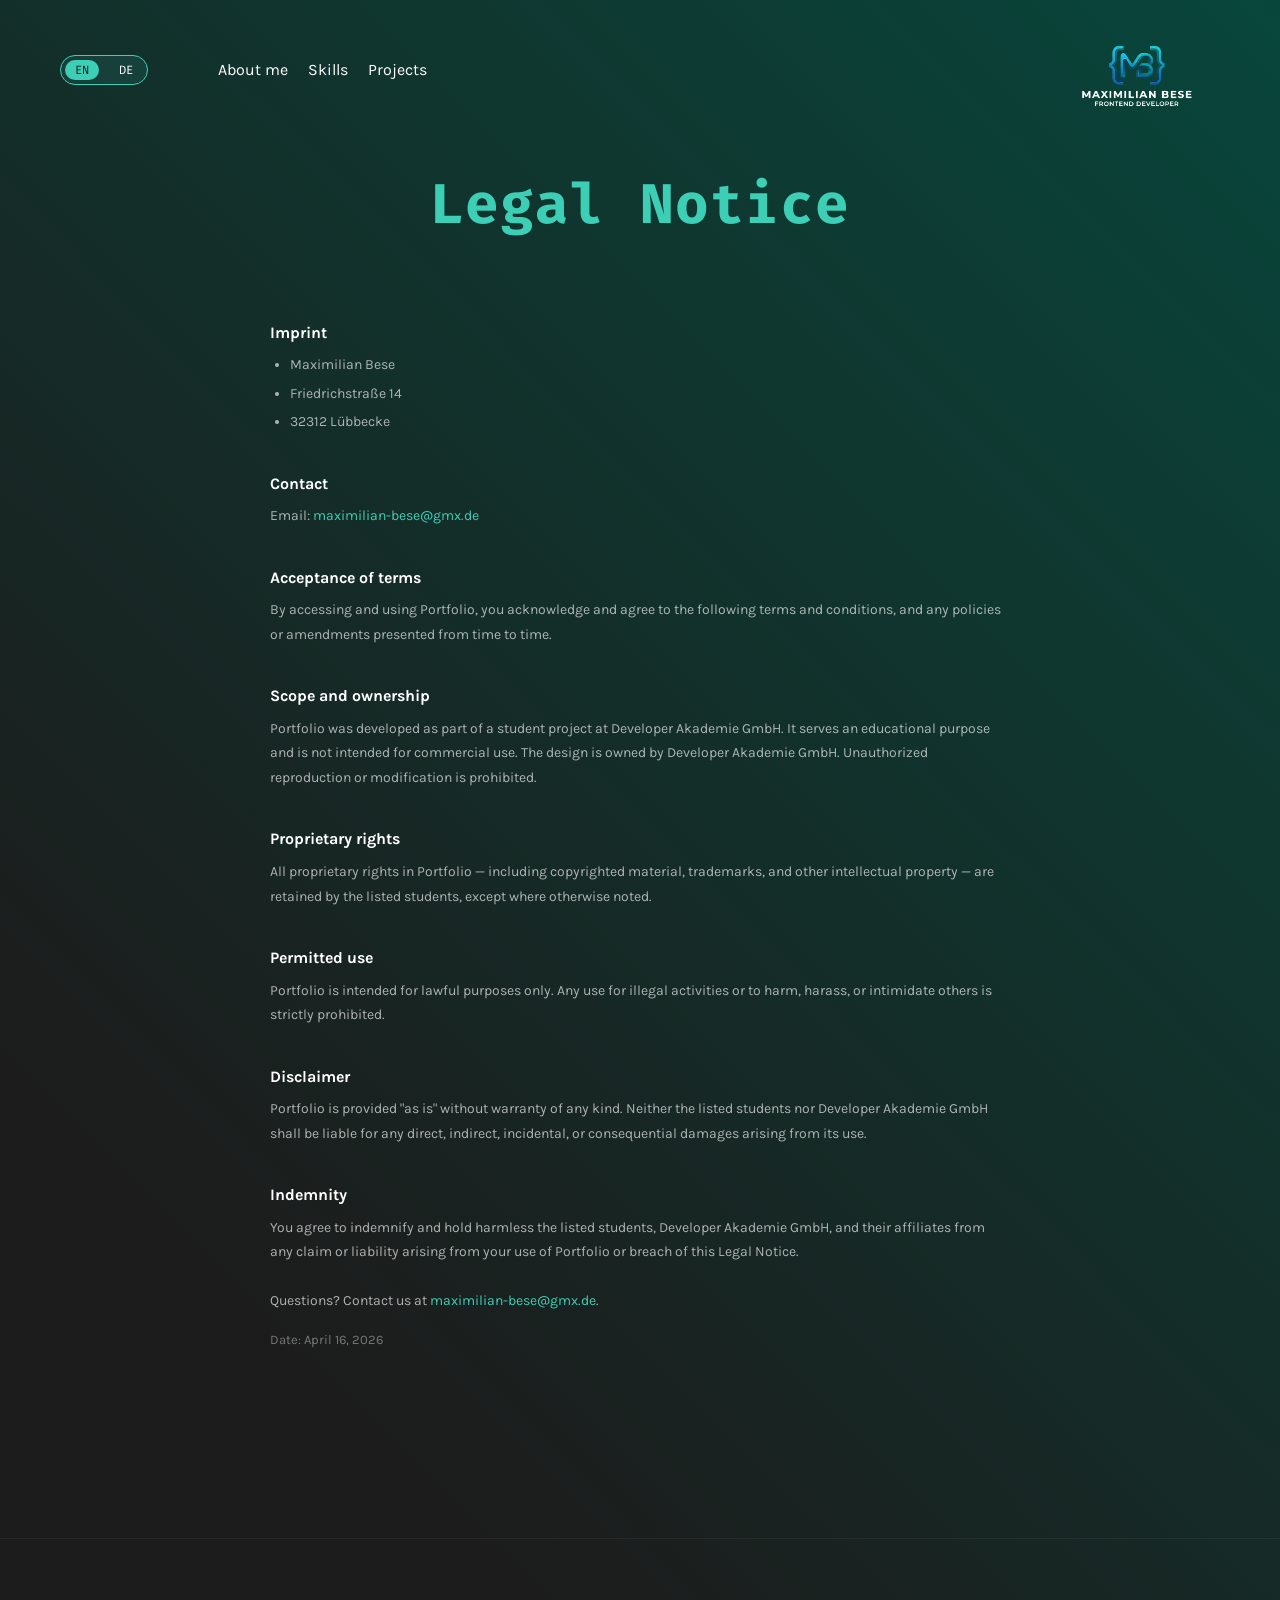
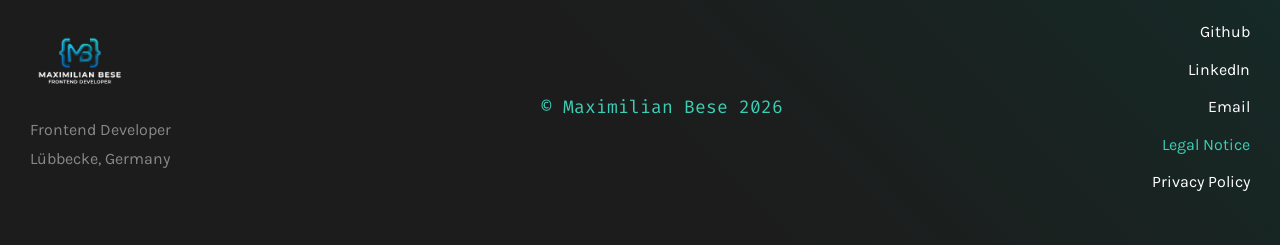
<file: legal-notice.html>
<!doctype html>
<html lang="en">
  <head>
    <meta charset="UTF-8" />
    <meta name="viewport" content="width=device-width, initial-scale=1.0" />
    <title>Legal Notice | Maximilian Bese</title>
    <link
      rel="shortcut icon"
      href="./assets/img/favicon.png"
      type="image/x-icon"
    />
    <link rel="stylesheet" href="style.css" />
    <link rel="stylesheet" href="./css/header.css" />
    <link rel="stylesheet" href="./css/footer.css" />
    <link rel="stylesheet" href="./css/legal-notice.css" />
    <link rel="stylesheet" href="./css/responsive-tablet.css" />
    <link rel="stylesheet" href="./css/responsive-480-a.css" />
    <link rel="stylesheet" href="./css/responsive-480-b.css" />
    <link rel="stylesheet" href="./css/responsive-375-320.css" />
  </head>
  <body class="legal-page">
    <!-- HEADER -->
    <header class="main-header container">
      <div class="nav-left">
        <div class="lang-toggle">
          <button type="button" class="lang active" id="btn-en" data-lang="en">
            EN
          </button>
          <button type="button" class="lang" id="btn-de" data-lang="de">
            DE
          </button>
        </div>
        <nav class="nav-links" aria-label="Main navigation">
          <a href="./index.html#about" data-key="legal_nav_about">About me</a>
          <a href="./index.html#skills" data-key="legal_nav_skills">Skills</a>
          <a href="./index.html#projects" data-key="legal_nav_projects"
            >Projects</a
          >
        </nav>
      </div>
      <div class="nav-right">
        <img src="./assets/img/logo.png" alt="Maximilian Bese Logo" />
      </div>
      <button
        class="hamburger"
        id="hamburger-btn"
        aria-label="Open menu"
        aria-expanded="false"
      >
        <img
          src="./assets/icons/menu.svg"
          alt=""
          class="hamburger-icon"
          aria-hidden="true"
        />
      </button>
    </header>

    <!-- MOBILE NAV -->
    <div
      class="mobile-menu"
      id="mobile-menu"
      role="dialog"
      aria-label="Mobile navigation"
    >
      <div class="mobile-menu-content">
        <nav class="mobile-nav-links" aria-label="Mobile navigation">
          <a
            href="./index.html#about"
            class="mobile-nav-link"
            data-key="legal_nav_about"
            >About me</a
          >
          <a
            href="./index.html#skills"
            class="mobile-nav-link"
            data-key="legal_nav_skills"
            >Skills</a
          >
          <a
            href="./index.html#projects"
            class="mobile-nav-link"
            data-key="legal_nav_projects"
            >Projects</a
          >
        </nav>
        <div class="mobile-lang-toggle">
          <button type="button" class="lang active" data-lang="en">EN</button>
          <button type="button" class="lang" data-lang="de">DE</button>
        </div>
      </div>
    </div>

    <!-- MAIN -->
    <main class="legal-main container">
      <h1 class="legal-title" data-key="legal_h1">Legal Notice</h1>

      <div class="legal-section">
        <h2 data-key="legal_imprint_h2">Imprint</h2>
        <ul>
          <li>Maximilian Bese</li>
          <li>Friedrichstraße 14</li>
          <li>32312 Lübbecke</li>
        </ul>
      </div>

      <div class="legal-section">
        <h2 data-key="legal_contact_h2">Contact</h2>
        <p>
          <span data-key="legal_contact_p">Email:</span>
          <a href="mailto:maximilian-bese@gmx.de">maximilian-bese@gmx.de</a>
        </p>
      </div>

      <div class="legal-section">
        <h2 data-key="legal_terms_h2">Acceptance of terms</h2>
        <p data-key="legal_terms_p">
          By accessing and using Portfolio, you acknowledge and agree to the
          following terms and conditions, and any policies or amendments
          presented from time to time.
        </p>
      </div>

      <div class="legal-section">
        <h2 data-key="legal_scope_h2">Scope and ownership</h2>
        <p data-key="legal_scope_p">
          Portfolio was developed as part of a student project at Developer
          Akademie GmbH. It serves an educational purpose and is not intended
          for commercial use. The design is owned by Developer Akademie GmbH.
          Unauthorized reproduction or modification is prohibited.
        </p>
      </div>

      <div class="legal-section">
        <h2 data-key="legal_prop_h2">Proprietary rights</h2>
        <p data-key="legal_prop_p">
          All proprietary rights in Portfolio — including copyrighted material,
          trademarks, and other intellectual property — are retained by the
          listed students, except where otherwise noted.
        </p>
      </div>

      <div class="legal-section">
        <h2 data-key="legal_permitted_h2">Permitted use</h2>
        <p data-key="legal_permitted_p">
          Portfolio is intended for lawful purposes only. Any use for illegal
          activities or to harm, harass, or intimidate others is strictly
          prohibited.
        </p>
      </div>

      <div class="legal-section">
        <h2 data-key="legal_disclaimer_h2">Disclaimer</h2>
        <p data-key="legal_disclaimer_p">
          Portfolio is provided "as is" without warranty of any kind. Neither
          the listed students nor Developer Akademie GmbH shall be liable for
          any direct, indirect, incidental, or consequential damages arising
          from its use.
        </p>
      </div>

      <div class="legal-section">
        <h2 data-key="legal_indemnity_h2">Indemnity</h2>
        <p data-key="legal_indemnity_p">
          You agree to indemnify and hold harmless the listed students,
          Developer Akademie GmbH, and their affiliates from any claim or
          liability arising from your use of Portfolio or breach of this Legal
          Notice.
        </p>
        <p class="legal-contact">
          <span data-key="legal_questions">Questions? Contact us at</span>
          <a href="mailto:maximilian-bese@gmx.de">maximilian-bese@gmx.de</a>.
        </p>
        <p class="legal-date" data-key="legal_date">Date: April 16, 2026</p>
      </div>
    </main>

    <!-- FOOTER -->
    <footer class="main-footer container">
      <div class="footer-left">
        <img src="./assets/img/logo.png" alt="Logo" class="footer-logo" />
        <div class="footer-subtext">
          <p data-key="legal_footer_role">Web Developer</p>
          <p data-key="legal_footer_loc">Lübbecke, Germany</p>
        </div>
      </div>
      <div class="footer-center"><p>© Maximilian Bese 2026</p></div>
      <div class="footer-right">
        <nav class="footer-links" aria-label="Footer navigation">
          <a
            href="https://github.com/maximilianbese"
            target="_blank"
            rel="noopener"
            >Github</a
          >
          <a
            href="https://www.linkedin.com/in/maximilian-bese/"
            target="_blank"
            rel="noopener"
            >LinkedIn</a
          >
          <a href="mailto:maximilian-bese@gmx.de">Email</a>
          <a
            href="./legal-notice.html"
            class="footer-link-active"
            data-key="legal_footer_legal"
            >Legal Notice</a
          >
          <a href="./privacy-policy.html" data-key="legal_footer_privacy"
            >Privacy Policy</a
          >
        </nav>
      </div>
    </footer>

    <script src="./js/language.js"></script>
    <script src="./js/mobile-nav.js"></script>
  </body>
</html>
</file>
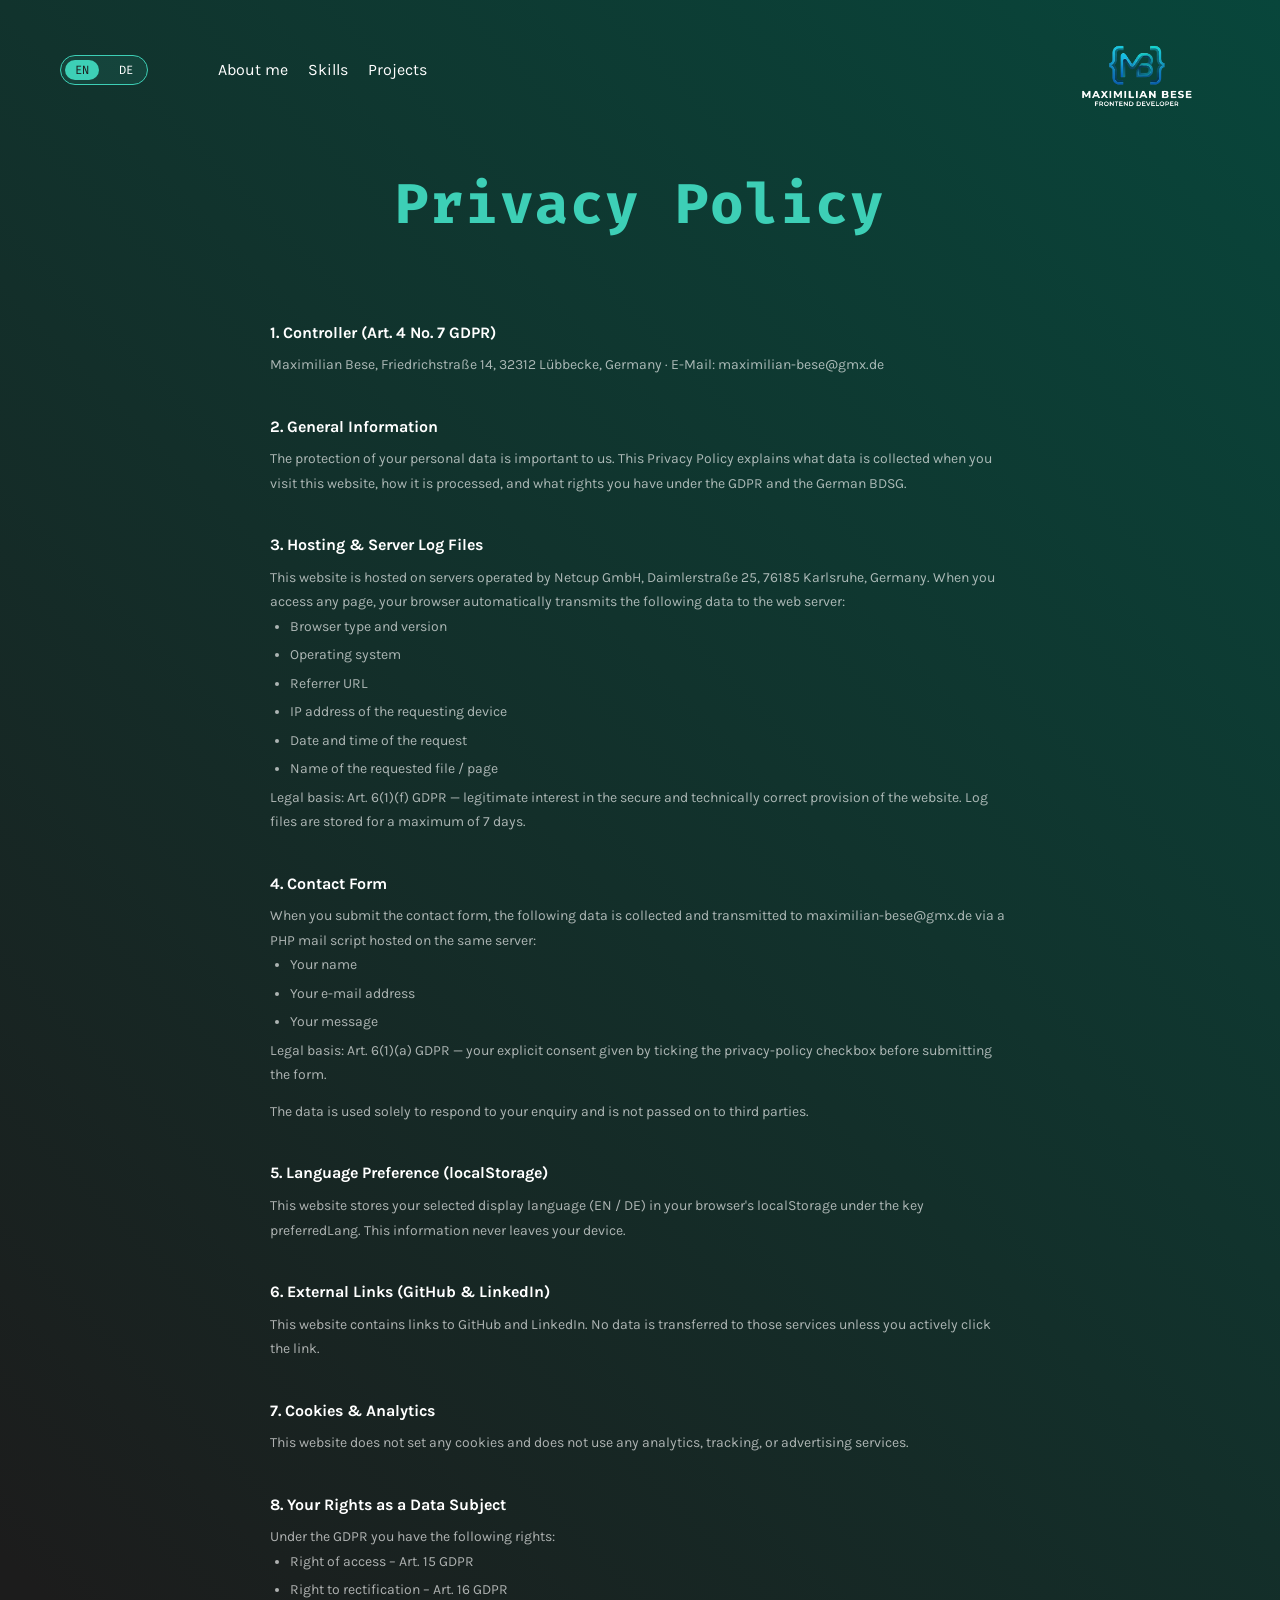
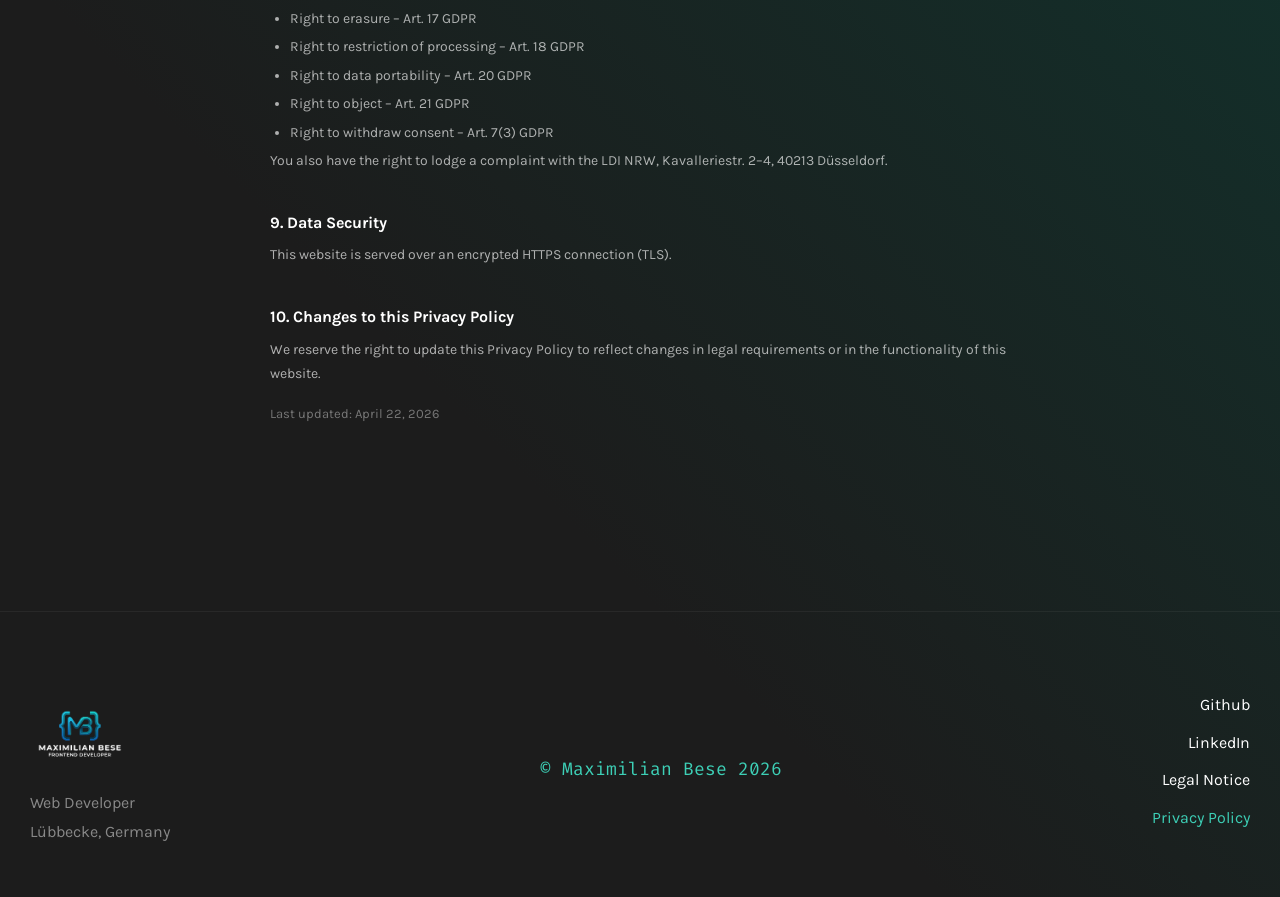
<file: privacy-policy.html>
<!doctype html>
<html lang="en">
  <head>
    <meta charset="UTF-8" />
    <meta name="viewport" content="width=device-width, initial-scale=1.0" />
    <title data-key="privacy_page_title">
      Privacy Policy | Maximilian Bese
    </title>
    <link
      rel="shortcut icon"
      href="./assets/img/favicon.png"
      type="image/x-icon"
    />
    <link rel="stylesheet" href="style.css" />
    <link rel="stylesheet" href="./css/header.css" />
    <link rel="stylesheet" href="./css/footer.css" />
    <link rel="stylesheet" href="./css/legal-notice.css" />
    <link rel="stylesheet" href="./css/responsive-tablet.css" />
    <link rel="stylesheet" href="./css/responsive-480-a.css" />
    <link rel="stylesheet" href="./css/responsive-480-b.css" />
    <link rel="stylesheet" href="./css/responsive-375-320.css" />
    <script src="./js/language.js" defer></script>
    <script src="./js/mobile-nav.js" defer></script>
    <script src="./js/privacy.js" defer></script>
  </head>
  <body class="legal-page">
    <!-- ═══════════════════════════════════════ HEADER ══ -->
    <header class="main-header container">
      <div class="nav-left">
        <div class="lang-toggle">
          <button type="button" class="lang active" id="btn-en" data-lang="en">
            EN
          </button>
          <button type="button" class="lang" id="btn-de" data-lang="de">
            DE
          </button>
        </div>
        <nav class="nav-links" aria-label="Main navigation">
          <a href="./index.html#about" data-key="privacy_nav_about">About me</a>
          <a href="./index.html#skills" data-key="privacy_nav_skills">Skills</a>
          <a href="./index.html#projects" data-key="privacy_nav_projects"
            >Projects</a
          >
        </nav>
      </div>
      <div class="nav-right">
        <img src="./assets/img/logo.png" alt="Maximilian Bese Logo" />
      </div>
      <button
        class="hamburger"
        id="hamburger-btn"
        aria-label="Open menu"
        aria-expanded="false"
      >
        <img
          src="./assets/icons/menu.svg"
          alt=""
          class="hamburger-icon"
          aria-hidden="true"
        />
      </button>
    </header>

    <!-- ═══════════════════════════════════════ MOBILE NAV ══ -->
    <div
      class="mobile-menu"
      id="mobile-menu"
      role="dialog"
      aria-label="Mobile navigation"
    >
      <div class="mobile-menu-content">
        <nav class="mobile-nav-links" aria-label="Mobile navigation">
          <a
            href="./index.html#about"
            class="mobile-nav-link"
            data-key="privacy_nav_about"
            >About me</a
          >
          <a
            href="./index.html#skills"
            class="mobile-nav-link"
            data-key="privacy_nav_skills"
            >Skills</a
          >
          <a
            href="./index.html#projects"
            class="mobile-nav-link"
            data-key="privacy_nav_projects"
            >Projects</a
          >
        </nav>
        <div class="mobile-lang-toggle">
          <button type="button" class="lang active" data-lang="en">EN</button>
          <button type="button" class="lang" data-lang="de">DE</button>
        </div>
      </div>
    </div>

    <!-- ═══════════════════════════════════════ MAIN ══ -->
    <main class="legal-main container">
      <h1 class="legal-title" data-key="privacy_h1">Privacy Policy</h1>

      <!-- 1. Controller -->
      <div class="legal-section">
        <h2 data-key="privacy_controller_h2">
          1. Controller (Art. 4 No. 7 GDPR)
        </h2>
        <p data-key="privacy_controller_p">
          Maximilian Bese, Friedrichstraße 14, 32312 Lübbecke, Germany<br />
          E-Mail:
          <a href="mailto:maximilian-bese@gmx.de">maximilian-bese@gmx.de</a>
        </p>
      </div>

      <!-- 2. General -->
      <div class="legal-section">
        <h2 data-key="privacy_general_h2">2. General Information</h2>
        <p data-key="privacy_general_p">
          The protection of your personal data is important to us. This Privacy
          Policy explains what data is collected when you visit this website,
          how it is processed, and what rights you have under the General Data
          Protection Regulation (GDPR) and the German Federal Data Protection
          Act (BDSG).
        </p>
      </div>

      <!-- 3. Hosting & Server Logs -->
      <div class="legal-section">
        <h2 data-key="privacy_hosting_h2">3. Hosting &amp; Server Log Files</h2>
        <p data-key="privacy_hosting_p1">
          This website is hosted on servers operated by Netcup GmbH,
          Daimlerstraße 25, 76185 Karlsruhe, Germany. When you access any page,
          your browser automatically transmits the following data to the web
          server:
        </p>
        <ul>
          <li data-key="privacy_hosting_li1">Browser type and version</li>
          <li data-key="privacy_hosting_li2">Operating system</li>
          <li data-key="privacy_hosting_li3">Referrer URL</li>
          <li data-key="privacy_hosting_li4">
            IP address of the requesting device
          </li>
          <li data-key="privacy_hosting_li5">Date and time of the request</li>
          <li data-key="privacy_hosting_li6">
            Name of the requested file / page
          </li>
        </ul>
        <p data-key="privacy_hosting_p2">
          Legal basis: Art. 6(1)(f) GDPR — legitimate interest in the secure and
          technically correct provision of the website. Log files are stored for
          a maximum of 7 days and are then deleted automatically, unless a
          longer retention period is required for evidence purposes.
        </p>
      </div>

      <!-- 4. Contact Form -->
      <div class="legal-section">
        <h2 data-key="privacy_contact_h2">4. Contact Form</h2>
        <p data-key="privacy_contact_p1">
          When you submit the contact form, the following data is collected and
          transmitted to <strong>maximilian-bese@gmx.de</strong> via a PHP mail
          script hosted on the same server:
        </p>
        <ul>
          <li data-key="privacy_contact_li1">Your name</li>
          <li data-key="privacy_contact_li2">Your e-mail address</li>
          <li data-key="privacy_contact_li3">Your message</li>
        </ul>
        <p data-key="privacy_contact_p2">
          Legal basis: Art. 6(1)(a) GDPR — your explicit consent given by
          ticking the privacy-policy checkbox before submitting the form. You
          may withdraw your consent at any time by contacting the controller;
          withdrawal does not affect the lawfulness of processing carried out
          before withdrawal.
        </p>
        <p data-key="privacy_contact_p3">
          The data is used solely to respond to your enquiry and is not passed
          on to third parties. It is deleted as soon as the purpose of
          processing has been fulfilled and no statutory retention obligation
          applies.
        </p>
      </div>

      <!-- 5. localStorage -->
      <div class="legal-section">
        <h2 data-key="privacy_storage_h2">
          5. Language Preference (localStorage)
        </h2>
        <p data-key="privacy_storage_p">
          This website stores your selected display language (EN / DE) in your
          browser's <strong>localStorage</strong> under the key
          <code>preferredLang</code>. This information never leaves your device
          and is not transferred to the server. It is not a cookie and therefore
          does not require a cookie banner. You can clear it at any time via
          your browser settings. Legal basis: Art. 6(1)(f) GDPR — legitimate
          interest in providing a consistent user experience.
        </p>
      </div>

      <!-- 6. External Links -->
      <div class="legal-section">
        <h2 data-key="privacy_links_h2">
          6. External Links (GitHub &amp; LinkedIn)
        </h2>
        <p data-key="privacy_links_p">
          This website contains links to external services operated by GitHub,
          Inc. (88 Colin P. Kelly Jr. St., San Francisco, CA 94107, USA) and
          LinkedIn Ireland Unlimited Company (Wilton Place, Dublin 2, Ireland).
          These links open in a new tab. No data is transferred to those
          services unless you actively click the link. Once you leave this
          website, the respective operator's privacy policy applies. We have no
          influence over data processing by third-party providers.
        </p>
      </div>

      <!-- 7. No Analytics / No Cookies -->
      <div class="legal-section">
        <h2 data-key="privacy_cookies_h2">7. Cookies &amp; Analytics</h2>
        <p data-key="privacy_cookies_p">
          This website does not set any cookies and does not use any analytics,
          tracking, or advertising services (e.g. Google Analytics, Facebook
          Pixel). No personal data is shared with advertising networks.
        </p>
      </div>

      <!-- 8. Data Subject Rights -->
      <div class="legal-section">
        <h2 data-key="privacy_rights_h2">8. Your Rights as a Data Subject</h2>
        <p data-key="privacy_rights_intro">
          Under the GDPR you have the following rights. To exercise them, please
          contact the controller at the address stated above:
        </p>
        <ul>
          <li data-key="privacy_rights_li1">
            <strong>Right of access</strong> – Art. 15 GDPR
          </li>
          <li data-key="privacy_rights_li2">
            <strong>Right to rectification</strong> – Art. 16 GDPR
          </li>
          <li data-key="privacy_rights_li3">
            <strong>Right to erasure</strong> – Art. 17 GDPR
          </li>
          <li data-key="privacy_rights_li4">
            <strong>Right to restriction of processing</strong> – Art. 18 GDPR
          </li>
          <li data-key="privacy_rights_li5">
            <strong>Right to data portability</strong> – Art. 20 GDPR
          </li>
          <li data-key="privacy_rights_li6">
            <strong>Right to object</strong> – Art. 21 GDPR
          </li>
          <li data-key="privacy_rights_li7">
            <strong>Right to withdraw consent</strong> – Art. 7(3) GDPR
          </li>
        </ul>
        <p data-key="privacy_rights_complaint">
          You also have the right to lodge a complaint with a supervisory
          authority. The competent authority for North Rhine-Westphalia is the
          <em
            >Landesbeauftragte für Datenschutz und Informationsfreiheit
            Nordrhein-Westfalen</em
          >, Kavalleriestr. 2–4, 40213 Düsseldorf,
          <a href="https://www.ldi.nrw.de" target="_blank" rel="noopener"
            >www.ldi.nrw.de</a
          >.
        </p>
      </div>

      <!-- 9. Data Security -->
      <div class="legal-section">
        <h2 data-key="privacy_security_h2">9. Data Security</h2>
        <p data-key="privacy_security_p">
          This website is served over an encrypted HTTPS connection (TLS).
          Despite technical and organisational measures, complete protection of
          data transmitted via the internet cannot be fully guaranteed.
        </p>
      </div>

      <!-- 10. Updates -->
      <div class="legal-section">
        <h2 data-key="privacy_updates_h2">
          10. Changes to this Privacy Policy
        </h2>
        <p data-key="privacy_updates_p">
          We reserve the right to update this Privacy Policy to reflect changes
          in legal requirements or in the functionality of this website. The
          current version is always accessible on this page.
        </p>
        <p class="legal-date" data-key="privacy_date">
          Last updated: April 22, 2026
        </p>
      </div>
    </main>

    <!-- ═══════════════════════════════════════ FOOTER ══ -->
    <footer class="main-footer container">
      <div class="footer-left">
        <img src="./assets/img/logo.png" alt="Logo" class="footer-logo" />
        <div class="footer-subtext">
          <p data-key="privacy_footer_role">Web Developer</p>
          <p data-key="privacy_footer_loc">Lübbecke, Germany</p>
        </div>
      </div>
      <div class="footer-center"><p>© Maximilian Bese 2026</p></div>
      <div class="footer-right">
        <nav class="footer-links" aria-label="Footer navigation">
          <a
            href="https://github.com/maximilianbese"
            target="_blank"
            rel="noopener"
            >Github</a
          >
          <a
            href="https://www.linkedin.com/in/maximilian-bese/"
            target="_blank"
            rel="noopener"
            >LinkedIn</a
          >
          <a href="./legal-notice.html" data-key="privacy_footer_legal"
            >Legal Notice</a
          >
          <a
            href="./privacy-policy.html"
            class="footer-link-active"
            data-key="privacy_footer_privacy"
            >Privacy Policy</a
          >
        </nav>
      </div>
    </footer>
  </body>
</html>
</file>
<file: style.css>
/* Google Fonts Import */
@import url("https://fonts.googleapis.com/css2?family=Fira+Code:wght@400;500&family=Karla:wght@400;700&display=swap");

:root {
  /* Colour tokens */
  --bg-dark: rgba(28, 28, 28, 1);
  --bg-gradient-green: rgba(8, 70, 59, 1);
  --accent-green: rgba(61, 207, 182, 1);
  --accent-green-10: rgba(61, 207, 182, 0.1);

  /* Typography */
  --font-main: "Karla", sans-serif;
  --font-mono: "Fira Code", monospace;

  /* Layout */
  --container-padding: 10%;
}

* {
  margin: 0;
  padding: 0;
  box-sizing: border-box;
  scroll-behavior: smooth;
}

html {
  overflow-x: hidden;
  width: 100%;
  position: relative;
}

body {
  background-color: var(--bg-dark);
  /* Diagonal gradient matching the Figma design */
  background: linear-gradient(
    45deg,
    var(--bg-dark) 25%,
    var(--bg-gradient-green) 100%
  );
  background-attachment: fixed;
  color: white;
  font-family: var(--font-main);
  line-height: 1.6;
  overflow-x: hidden;
  width: 100%;
  position: relative;
}

.container {
  max-width: 1440px;
  margin: 0 auto;
  padding-left: 60px;
  padding-right: 60px;
  width: 100%;
}

.nav-right img {
  height: 100px;
}

/* ================================================
   BACKGROUND CANVAS — Stacking Context
   ================================================ */

/*
 * The particle canvas is inserted at z-index 0 (set inline by background.js).
 * All direct children of <body> that contain page content must sit above it.
 * Using `position: relative` + `z-index: 1` achieves this without breaking
 * existing layout, since every structural element already has a defined role.
 */
.main-header,
.main-footer,
main,
section,
footer {
  position: relative;
  z-index: 1;
}
</file>
<file: css/header.css>
.main-header {
  position: absolute;
  top: 0;
  left: 50%;
  transform: translateX(-50%);
  width: 100%;
  max-width: 1440px;
  z-index: 1000;
  padding: 20px 60px;
  display: flex;
  justify-content: space-between;
  align-items: center;
  box-sizing: border-box;
}

.lang-toggle {
  background: rgba(61, 207, 182, 0.1);
  border: 1px solid var(--accent-green);
  border-radius: 20px;
  padding: 4px;
  display: inline-flex;
  gap: 10px;
  margin-right: 30px;
}

.lang {
  font-family: var(--font-mono);
  font-size: 12px;
  padding: 4px 10px;
  border-radius: 15px;
  cursor: pointer;
  background: none;
  border: none;
  color: inherit;
  line-height: 1;
}

.lang.active {
  background: var(--accent-green);
  color: var(--bg-dark);
}

.nav-links {
  display: flex;
  gap: 20px;
}

.nav-links a {
  position: relative;
  text-decoration: none;
  color: white;
  transition: color 0.3s ease;
}

.nav-links a::after {
  content: "";
  position: absolute;
  bottom: -8px;
  left: 50%;
  transform: translateX(-50%) scale(0);
  width: 6px;
  height: 6px;
  background-color: var(--accent-green);
  border-radius: 50%;
  transition: transform 0.3s cubic-bezier(0.175, 0.885, 0.32, 1.275);
}

.nav-links a:hover::after {
  transform: translateX(-50%) scale(1);
}

.nav-links a.active::after {
  transform: translateX(-50%) scale(1);
}

.nav-left {
  display: flex;
  align-items: center;
  gap: 40px;
}

.nav-right {
  width: 150px;
  height: 100px;
}

/* Logo Styling */
.logo-container {
  display: flex;
  align-items: center;
  gap: 10px;
}

.logo-icon {
  border: 2px solid var(--accent-green);
  color: var(--accent-green);
  padding: 5px 8px;
  font-weight: bold;
  font-size: 24px;
}

.logo-text {
  display: flex;
  flex-direction: column;
  line-height: 1;
  font-size: 20px;
  font-weight: 700;
}

/* ==========================================================================
   HAMBURGER BUTTON
   ========================================================================== */
.hamburger {
  display: none;
  flex-direction: column;
  justify-content: center;
  align-items: center;
  gap: 5px;
  background: none;
  border: none;
  cursor: pointer;
  padding: 8px;
  z-index: 2001;
  position: relative;
}

.hamburger-line {
  display: block;
  width: 26px;
  height: 2px;
  background-color: var(--accent-green);
  border-radius: 2px;
  transition:
    transform 0.35s cubic-bezier(0.23, 1, 0.32, 1),
    opacity 0.25s ease;
  transform-origin: center;
}

/* X-Animation wenn Menü offen */
.hamburger.is-open .hamburger-line:nth-child(1) {
  transform: translateY(7px) rotate(45deg);
}
.hamburger.is-open .hamburger-line:nth-child(2) {
  opacity: 0;
  transform: scaleX(0);
}
.hamburger.is-open .hamburger-line:nth-child(3) {
  transform: translateY(-7px) rotate(-45deg);
}

/* ==========================================================================
   MOBILE MENÜ OVERLAY
   ========================================================================== */
.mobile-menu {
  display: block;
  position: fixed;
  top: 0;
  right: 0;
  width: 100%;
  height: 100%;
  z-index: 2000;
  pointer-events: none;
  visibility: hidden;
}

.mobile-menu.is-open {
  pointer-events: all;
  visibility: visible;
}

/* Dunkler Hintergrund-Overlay */
.mobile-menu::before {
  content: "";
  position: absolute;
  inset: 0;
  background: rgba(0, 0, 0, 0.5);
  opacity: 0;
  transition: opacity 0.35s ease;
  backdrop-filter: blur(2px);
}

.mobile-menu.is-open::before {
  opacity: 1;
}

/* Menü-Panel von rechts */
.mobile-menu-content {
  position: absolute;
  top: 0;
  right: 0;
  width: min(80vw, 300px);
  height: 100%;
  background: rgba(10, 30, 25, 0.97);
  border-left: 1px solid rgba(61, 207, 182, 0.2);
  padding: 100px 40px 60px;
  display: flex;
  flex-direction: column;
  gap: 50px;
  transform: translateX(100%);
  transition: transform 0.4s cubic-bezier(0.23, 1, 0.32, 1);
  box-shadow: -10px 0 40px rgba(0, 0, 0, 0.4);
}

.mobile-menu.is-open .mobile-menu-content {
  transform: translateX(0);
}

/* Nav Links im mobilen Menü */
.mobile-nav-links {
  display: flex;
  flex-direction: column;
  gap: 32px;
}

.mobile-nav-link {
  text-decoration: none;
  color: white;
  font-size: 22px;
  font-weight: 500;
  letter-spacing: 0.5px;
  transition:
    color 0.25s ease,
    transform 0.25s ease;
  display: inline-block;
}

.mobile-nav-link:hover {
  color: var(--accent-green);
  transform: translateX(6px);
}

/* Sprach-Toggle im mobilen Menü */
.mobile-lang-toggle {
  background: rgba(61, 207, 182, 0.1);
  border: 1px solid var(--accent-green);
  border-radius: 20px;
  padding: 4px;
  display: inline-flex;
  gap: 10px;
  align-self: flex-start;
}
</file>
<file: css/footer.css>
.main-footer {
  padding: 80px 30px 50px;
  display: flex;
  justify-content: space-between;
  align-items: flex-start;
  border-top: 1px solid rgba(255, 255, 255, 0.05);
  margin-top: 50px;
}

/* Linke Seite */
.footer-left {
  display: flex;
  flex-direction: column;
  gap: 20px;
}

.footer-logo-link {
  display: block;
  width: fit-content;
  transition:
    transform 0.3s ease,
    opacity 0.3s ease;
}

.footer-logo-link:hover {
  transform: scale(1.08);
  opacity: 0.85;
}

.footer-logo {
  height: 75px;
  width: 100px;
  display: block;
}

.footer-subtext p {
  color: #888;
  font-size: 16px;
  margin: 3px 0;
}

/* Mittlere Sektion */
.footer-center {
  align-self: center;
  color: var(--accent-green);
  font-family: var(--font-mono);
  font-size: 18px;
}

/* Rechte Seite */
.footer-right .footer-links {
  display: flex;
  flex-direction: column;
  gap: 12px;
  text-align: right;
}

.footer-links a {
  color: white;
  text-decoration: none;
  font-size: 16px;
  transition: color 0.3s ease;
}

.footer-links a:hover {
  color: var(--accent-green);
}

/* Responsive Anpassung für Handys */
@media (max-width: 768px) {
  .main-footer {
    flex-direction: column;
    align-items: center;
    text-align: center;
    gap: 40px;
  }

  .footer-right .footer-links {
    text-align: center;
  }
}
</file>
<file: css/legal-notice.css>
/* ==========================================================================
   LEGAL NOTICE PAGE
   ========================================================================== */

.legal-page {
  background: linear-gradient(
    45deg,
    var(--bg-dark) 25%,
    var(--bg-gradient-green) 100%
  );
  min-height: 100vh;
}

/* Main Content Area */
.legal-main {
  padding-top: 160px;
  padding-bottom: 100px;
  max-width: 860px;
  margin-left: auto;
  margin-right: auto;
  width: 100%;
}

/* Page Title */
.legal-title {
  font-family: var(--font-mono);
  font-size: clamp(2.2rem, 6vw, 3.5rem);
  color: var(--accent-green);
  text-align: center;
  margin-bottom: 70px;
  letter-spacing: 1px;
}

/* Individual Section */
.legal-section {
  margin-bottom: 36px;
}

.legal-section h2 {
  font-family: var(--font-main);
  font-size: 16px;
  font-weight: 700;
  color: white;
  margin-bottom: 8px;
}

.legal-section p,
.legal-section ul {
  font-family: var(--font-main);
  font-size: 14px;
  color: rgba(255, 255, 255, 0.65);
  line-height: 1.75;
}

.legal-section p + p {
  margin-top: 12px;
}

.legal-section ul {
  list-style: disc;
  padding-left: 20px;
}

.legal-section ul li {
  margin-bottom: 4px;
}

.legal-section strong {
  color: var(--accent-green);
  font-weight: 600;
}

.legal-section a {
  color: var(--accent-green);
  text-decoration: none;
  transition: opacity 0.2s ease;
}

.legal-section a:hover {
  opacity: 0.75;
  text-decoration: underline;
}

/* Contact line & date */
.legal-contact {
  margin-top: 24px !important;
}

.legal-date {
  margin-top: 16px !important;
  color: rgba(255, 255, 255, 0.4) !important;
  font-size: 13px !important;
}

/* Active footer link */
.footer-link-active {
  color: var(--accent-green) !important;
}

/* ==========================================================================
   RESPONSIVE – 1024px
   ========================================================================== */
@media (max-width: 1024px) {
  .legal-main {
    padding-top: 130px;
    padding-bottom: 80px;
  }

  .legal-title {
    margin-top: 60px;
  }
}

/* ==========================================================================
   RESPONSIVE – 850px
   ========================================================================== */
@media (max-width: 850px) {
  .legal-main {
    padding-top: 110px;
    padding-bottom: 60px;
    max-width: 100%;
  }

  .lang-toggle {
    display: none;
  }

  .legal-title {
    font-size: 2.4rem;
    margin-bottom: 40px;
  }

  .legal-section {
    margin-bottom: 28px;
  }

  .mobile-menu-content {
    height: 350px;
    display: flex;
    justify-content: center;
    align-items: center;
    border-radius: 40px;
    margin: 5px;
    background: linear-gradient(
      45deg,
      var(--bg-dark) 5%,
      var(--bg-gradient-green) 100%
    );
  }
}

/* ==========================================================================
   RESPONSIVE – 480px
   ========================================================================== */
@media (max-width: 480px) {
  .legal-main {
    padding-top: 100px;
    padding-bottom: 50px;
  }

  .legal-title {
    font-size: 2rem;
    margin-bottom: 32px;
    text-align: left;
  }

  .legal-section {
    margin-bottom: 24px;
  }

  .legal-section h2 {
    font-size: 15px;
    margin-bottom: 6px;
  }

  .legal-section p,
  .legal-section ul {
    font-size: 13px;
    line-height: 1.7;
  }

  .legal-date {
    font-size: 12px !important;
  }
}

/* ==========================================================================
   RESPONSIVE – 375px
   ========================================================================== */
@media (max-width: 375px) {
  .legal-title {
    font-size: 1.8rem;
  }

  .legal-section p,
  .legal-section ul {
    font-size: 12.5px;
  }
}

/* ==========================================================================
   RESPONSIVE – 320px
   ========================================================================== */
@media (max-width: 320px) {
  .legal-main {
    padding-top: 90px;
  }

  .legal-title {
    font-size: 1.6rem;
    margin-bottom: 24px;
  }

  .legal-section h2 {
    font-size: 14px;
  }

  .legal-section p,
  .legal-section ul {
    font-size: 12px;
  }
}
</file>
<file: css/responsive-tablet.css>
@media (max-width: 1440px) {
  .sidebar-left {
    left: 40px;
  }
  .sidebar-right {
    right: 40px;
  }
}

/* ==========================================================================
   1024px – Tablets & kleine Laptops
   ========================================================================== */
@media (max-width: 1024px) {
  .container {
    padding: 50px 40px;
  }

  .nav-right {
    width: 100px;
    height: 75px;
  }

  .nav-right img {
    padding-bottom: 30px;
  }

  .hero-btns {
    margin-top: 20px;
  }

  .contact-grid,
  .about-grid {
    gap: 50px;
  }

  .contact-title,
  .featured-projects-title {
    font-size: 60px;
  }

  .skills-heading {
    font-size: 60px;
  }

  .skills-layout {
    gap: 50px;
  }

  .projects-layout {
    gap: 60px;
  }
}

@media (max-width: 900px) {
  .next-project-btn {
    bottom: -190px;
  }
}

/* ==========================================================================
   850px – Smartphones & kleine Tablets
   ========================================================================== */
@media (max-width: 850px) {
  .nav-links {
    display: none;
  }

  .lang-toggle {
    margin-right: 0;
  }

  .hamburger {
    display: flex;
  }

  .legal-main {
    padding-top: 110px;
    padding-bottom: 60px;
    max-width: 100%;
  }

  .lang-toggle {
    display: none;
  }

  .legal-title {
    font-size: 2.4rem;
    margin-bottom: 40px;
  }

  .legal-section {
    margin-bottom: 28px;
  }

  .mobile-menu-content {
    height: 350px;
    display: flex;
    justify-content: center;
    align-items: center;
    border-radius: 40px;
    margin: 5px;
    background: linear-gradient(
      45deg,
      var(--bg-dark) 5%,
      var(--bg-gradient-green) 100%
    );
  }

  .nav-right {
    display: none;
  }

  .contact-grid,
  .skill-set-grid,
  .about-grid,
  .skills-layout,
  .projects-layout {
    grid-template-columns: 1fr;
  }

  .sidebar-left,
  .sidebar-right {
    display: none;
  }

  .testimonial-card.prev {
    transform: scale(0.8) translateX(-120%);
    opacity: 0;
  }

  .testimonial-card.next {
    transform: scale(0.8) translateX(120%);
    opacity: 0;
  }

  .footer-left {
    display: flex;
    flex-direction: column;
    gap: 20px;
    justify-content: center;
    align-items: center;
  }

  .project-preview {
    display: none;
  }

  .projects-list {
    width: 100%;
  }

  .contact-info {
    text-align: center;
    margin-bottom: 40px;
  }
}

@media (max-width: 768px) {
  .container {
    padding-left: 20px;
    padding-right: 20px;
  }
}
</file>
<file: css/responsive-480-a.css>
/* ==========================================================================
   480px – Smartphones
   ========================================================================== */
@media (max-width: 480px) {
  .container {
    padding: 0 20px;
  }

  /* --- HEADER --- */
  .main-header {
    padding: 20px 20px;
    height: auto;
  }

  .lang-toggle {
    display: none;
  }

  .nav-links {
    display: none;
  }

  .nav-right {
    height: 60px;
    width: auto;
  }

  /* --- HERO --- */
  .hero {
    height: 100svh;
    padding-top: 80px;
    justify-content: center;
    align-items: center;
  }

  .hero-center {
    padding: 0 20px;
    display: flex;
    flex-direction: column;
    align-items: center;
    text-align: center;
    gap: 20px;
    padding-bottom: 330px;
  }

  .hero-role {
    font-size: 18px;
    letter-spacing: 1px;
  }

  .hero-title {
    font-size: clamp(2rem, 10vw, 3rem);
    white-space: normal;
    line-height: 1.1;
  }

  .hero-btns {
    display: flex;
    justify-content: center;
    flex-wrap: wrap;
    gap: 12px;
    margin-top: 10px;
  }

  .btn-ghost {
    padding: 12px 24px;
    font-size: 15px;
    margin: 0;
  }

  .sidebar-left {
    display: flex;
    left: 15px;
    bottom: 80px;
  }

  .sidebar-right {
    display: flex;
    right: 15px;
    bottom: 80px;
    gap: 12px;
  }

  .sidebar-right .vertical-mail {
    display: none;
  }

  .social-icons {
    gap: 12px;
    margin-bottom: 0;
  }

  .social-icons img {
    width: 22px;
    margin-top: 0;
  }

  .arrow-circle {
    width: 30px;
    height: 30px;
  }

  .hero-ticker {
    bottom: 30px;
  }

  .ticker-content span {
    font-size: 16px;
  }

  /* --- ABOUT ME --- */
  .about-section {
    padding: 70px 0;
  }

  .about-grid {
    grid-template-columns: 1fr;
    gap: 30px;
  }

  .about-image-wrapper {
    width: 100%;
  }

  .about-portrait {
    width: 100%;
    padding: 30px;
  }

  .background-lines {
    width: 140px;
    height: 140px;
    top: -25px;
    left: -25px;
  }

  .about-info {
    padding: 30px;
  }

  .about-card {
    padding: 28px 22px;
    border-radius: 20px;
  }

  .about-subtitle {
    font-size: 16px;
    margin-bottom: 12px;
  }

  .about-title {
    font-size: 42px;
    gap: 10px;
    margin-bottom: 20px;
  }

  .about-intro {
    font-size: 0.9rem;
    margin-bottom: 24px;
    text-align: justify;
  }

  .about-details li {
    gap: 14px;
    margin-bottom: 22px;
  }

  .detail-icon {
    width: 20px;
  }

  .about-details p {
    font-size: 0.85rem;
  }

  /* --- SKILLS --- */
  .skills-section {
    padding: 30px 30px;
  }

  .section-subtitle {
    font-size: 14px;
  }

  .skills-layout {
    grid-template-columns: 1fr;
    gap: 30px;
    margin-top: 20px;
  }

  .skills-card {
    padding: 30px 24px;
    border-radius: 24px;
  }

  .skills-heading {
    font-size: 48px;
    margin-bottom: 16px;
  }

  .skills-description {
    font-size: 0.9rem;
    margin-bottom: 24px;
    text-align: justify;
  }

  .skills-cta h3 {
    font-size: 18px;
  }

  .btn-small {
    padding: 10px 22px;
    font-size: 14px;
    margin-top: 16px;
  }

  .skills-grid {
    grid-template-columns: repeat(3, 1fr);
    gap: 30px 20px;
    padding-top: 20px;
  }

  .skill-item img {
    width: 44px;
    height: 44px;
  }

  .skill-item span {
    font-size: 11px;
  }
}
</file>
<file: css/responsive-480-b.css>
@media (max-width: 480px) {
  /* --- FEATURED PROJECTS --- */
  .projects-section {
    padding: 30px 30px;
  }

  .section-title {
    font-size: 42px;
    line-height: 1.1;
  }

  .section-intro {
    font-size: 0.9rem;
    margin-bottom: 30px;
    text-align: justify;
  }

  .projects-layout {
    grid-template-columns: 1fr;
  }

  .project-preview {
    display: none;
  }

  .project-item {
    padding: 24px 0;
    flex-direction: column;
    align-items: flex-start;
    gap: 6px;
  }

  .project-info h3 {
    font-size: 22px;
  }

  .project-info h3 span {
    font-size: 18px;
  }

  .project-tech {
    font-size: 12px;
    margin-top: 6px;
    display: block;
  }

  .project-info {
    flex-direction: column;
    align-items: flex-start;
    gap: 6px;
  }

  .status-badge {
    font-size: 11px;
    padding: 4px 12px;
    margin-left: 0;
    margin-top: 6px;
    display: inline-block;
  }

  /* --- TESTIMONIALS --- */
  .testimonials-section {
    padding: 30px 30px;
  }

  .testimonial-slider {
    height: auto;
    min-height: 380px;
    margin-top: 30px;
  }

  .testimonial-card {
    width: 100%;
    position: absolute;
    left: 0 !important;
    transform: scale(1) !important;
    opacity: 0;
    display: none;
    padding: 50px 28px 36px;
    border-radius: 20px;
  }

  .testimonial-card.active {
    display: flex;
    opacity: 1;
    position: relative;
    transform: none !important;
  }

  .testimonial-card.active p {
    font-size: 1rem;
  }

  .testimonial-card.prev,
  .testimonial-card.next {
    display: none;
    opacity: 0;
  }

  .quote-icon {
    font-size: 90px;
    top: -30px;
    left: -5px;
  }

  .testimonial-footer {
    margin-top: 24px;
  }

  .author {
    font-size: 13px;
  }

  .slider-controls {
    margin-top: 24px;
    gap: 20px;
  }

  .arrow {
    font-size: 22px;
  }

  /* --- CONTACT --- */
  .contact-section {
    padding: 30px 30px;
  }

  .contact-grid {
    grid-template-columns: 1fr;
    gap: 40px;
  }

  .contact-info {
    text-align: left;
    margin-bottom: 0;
  }

  .contact-title {
    font-size: 48px;
    line-height: 1;
    margin: 12px 0 24px;
  }

  .contact-description h3 {
    font-size: 18px;
  }

  .contact-description p {
    font-size: 0.9rem;
  }

  .form-group {
    padding: 22px 0;
  }

  .form-group label {
    font-size: 20px;
    margin-bottom: 10px;
  }

  .form-group input,
  .form-group textarea {
    font-size: 15px;
  }

  .privacy-container {
    margin-top: 24px;
  }

  .privacy-check {
    margin-top: 24px;
    font-size: 13px;
    gap: 12px;
    flex-wrap: wrap;
  }

  .checkbox-text {
    font-size: 13px;
    line-height: 1.5;
  }

  .privacy-check input[type="checkbox"] {
    width: 22px;
    height: 22px;
    flex-shrink: 0;
  }

  .form-submit {
    margin-top: 36px;
  }

  .btn-submit {
    padding: 14px 36px;
    font-size: 16px;
  }

  /* --- FOOTER --- */
  .main-footer {
    flex-direction: column;
    align-items: center;
    text-align: center;
    gap: 30px;
    padding: 50px 30px 30px 30px;
    margin-top: 30px;
  }

  .footer-logo {
    height: 75px;
    width: 100px;
  }

  .footer-subtext p {
    font-size: 13px;
  }

  .footer-right .footer-links {
    text-align: left;
    align-items: flex-start;
    gap: 10px;
    display: flex;
    align-items: center;
  }

  .footer-links a {
    font-size: 14px;
  }

  .footer-left {
    display: flex;
    flex-direction: column;
    gap: 20px;
    justify-content: center;
    align-items: center;
  }

  .footer-center {
    order: 3;
    margin-top: 10px;
    font-size: 14px;
    width: 100%;
    text-align: center;
  }

  /* --- OVERLAY --- */
  .overlay-content {
    padding: 40px 20px 60px;
    border-radius: 20px;
    max-height: 110vh;
    overflow-y: auto;
  }

  .overlay-body {
    flex-direction: column;
    gap: 30px;
    text-align: center;
  }

  #overlay-number {
    font-size: 4rem;
  }

  #overlay-title {
    font-size: 2rem;
    margin: -10px 0 20px;
  }

  .overlay-text h3 {
    font-size: 1rem;
  }

  #overlay-description {
    font-size: 0.9rem;
  }

  .tech-stack-icons,
  .overlay-btns {
    justify-content: center;
  }

  .overlay-btns {
    flex-wrap: wrap;
    gap: 12px;
  }

  .next-project-btn {
    bottom: 20px;
    right: 20px;
    font-size: 0.9rem;
  }

  .close-btn {
    top: 18px;
    right: 20px;
    font-size: 26px;
  }
}
</file>
<file: css/responsive-375-320.css>
/* ==========================================================================
   375px – Standard iPhone
   ========================================================================== */
@media (max-width: 375px) {
  .hero-title {
    font-size: clamp(1.8rem, 9vw, 2.4rem);
  }

  .about-title {
    font-size: 36px;
  }

  .skills-heading {
    font-size: 42px;
  }

  .section-title {
    font-size: 38px;
  }

  .contact-title {
    font-size: 42px;
  }

  .skills-grid {
    gap: 24px 16px;
  }

  .skill-item img {
    width: 38px;
    height: 38px;
  }

  .skill-item span {
    font-size: 10px;
  }
}

/* ==========================================================================
   320px – Kleinstgeräte (iPhone SE alt, Galaxy S5)
   ========================================================================== */
@media (max-width: 320px) {
  .container {
    padding: 0 14px;
  }

  .hero-role {
    font-size: 15px;
  }

  .hero-title {
    font-size: 1.7rem;
  }

  .btn-ghost {
    padding: 10px 18px;
    font-size: 13px;
  }

  .about-card {
    padding: 20px 16px;
  }

  .about-title {
    font-size: 32px;
  }

  .about-intro {
    font-size: 0.82rem;
  }

  .skills-card {
    padding: 22px 16px;
  }

  .skills-heading {
    font-size: 36px;
  }

  .skills-description {
    font-size: 0.82rem;
  }

  .skills-grid {
    grid-template-columns: repeat(3, 1fr);
    gap: 18px 10px;
  }

  .skill-item img {
    width: 32px;
    height: 32px;
  }

  .skill-item span {
    font-size: 9px;
  }

  .section-title {
    font-size: 32px;
  }

  .project-info h3 {
    font-size: 18px;
  }

  .testimonial-card {
    padding: 44px 18px 28px;
  }

  .testimonial-card.active p {
    font-size: 0.88rem;
  }

  .quote-icon {
    font-size: 70px;
    top: -22px;
  }

  .contact-title {
    font-size: 34px;
  }

  .form-group label {
    font-size: 17px;
  }

  .form-group input,
  .form-group textarea {
    font-size: 14px;
  }

  .btn-submit {
    width: 100%;
    padding: 12px;
    font-size: 15px;
  }

  .checkbox-text {
    font-size: 11px;
  }

  .footer-logo {
    height: 36px;
  }

  .footer-center {
    font-size: 12px;
  }
}

/* ==========================================================================
   Horizontal overflow fix — all breakpoints ≤ 375 px
   Clamps elements that extend beyond the viewport width.
   ========================================================================== */
@media (max-width: 375px) {
  /* Hero title must wrap on narrow screens */
  .hero-title {
    white-space: normal;
    word-break: break-word;
  }

  /* Contain the ticker inside the hero so it cannot push the scroll width */
  .hero {
    overflow: hidden;
  }

  /* Decorative lines must not bleed outside their parent */
  .background-lines {
    left: 0;
    overflow: hidden;
  }

  /* About section: clip the absolutely-positioned decorative image */
  .about-image-wrapper {
    overflow: hidden;
  }

  /* Project number badge sits at right: -20px on desktop — reset on mobile */
  .project-number {
    right: 0;
  }

  /* Testimonial quote-icon overhangs left — clip inside the card */
  .testimonial-card {
    overflow: hidden;
  }

  /* Sidebar elements must not overflow horizontally */
  .sidebar-left,
  .sidebar-right {
    max-width: 40px;
  }
}
</file>
